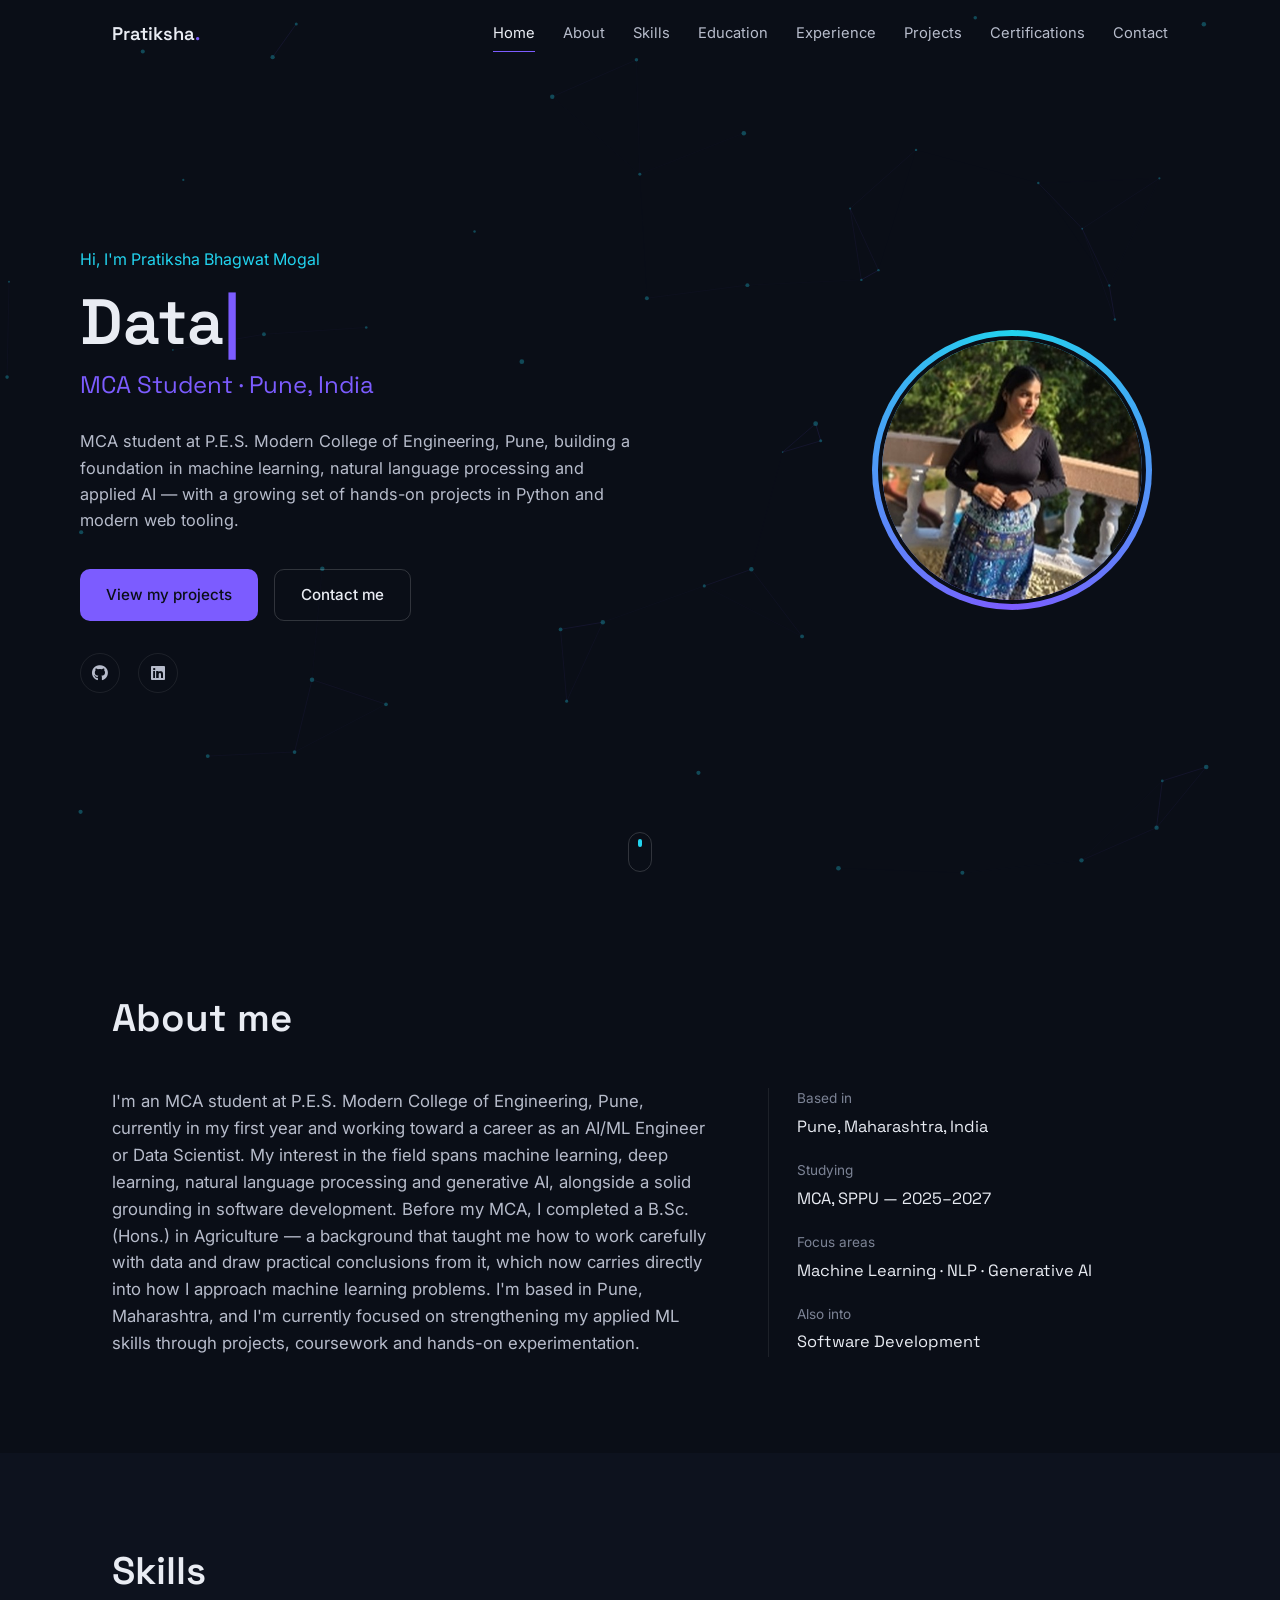
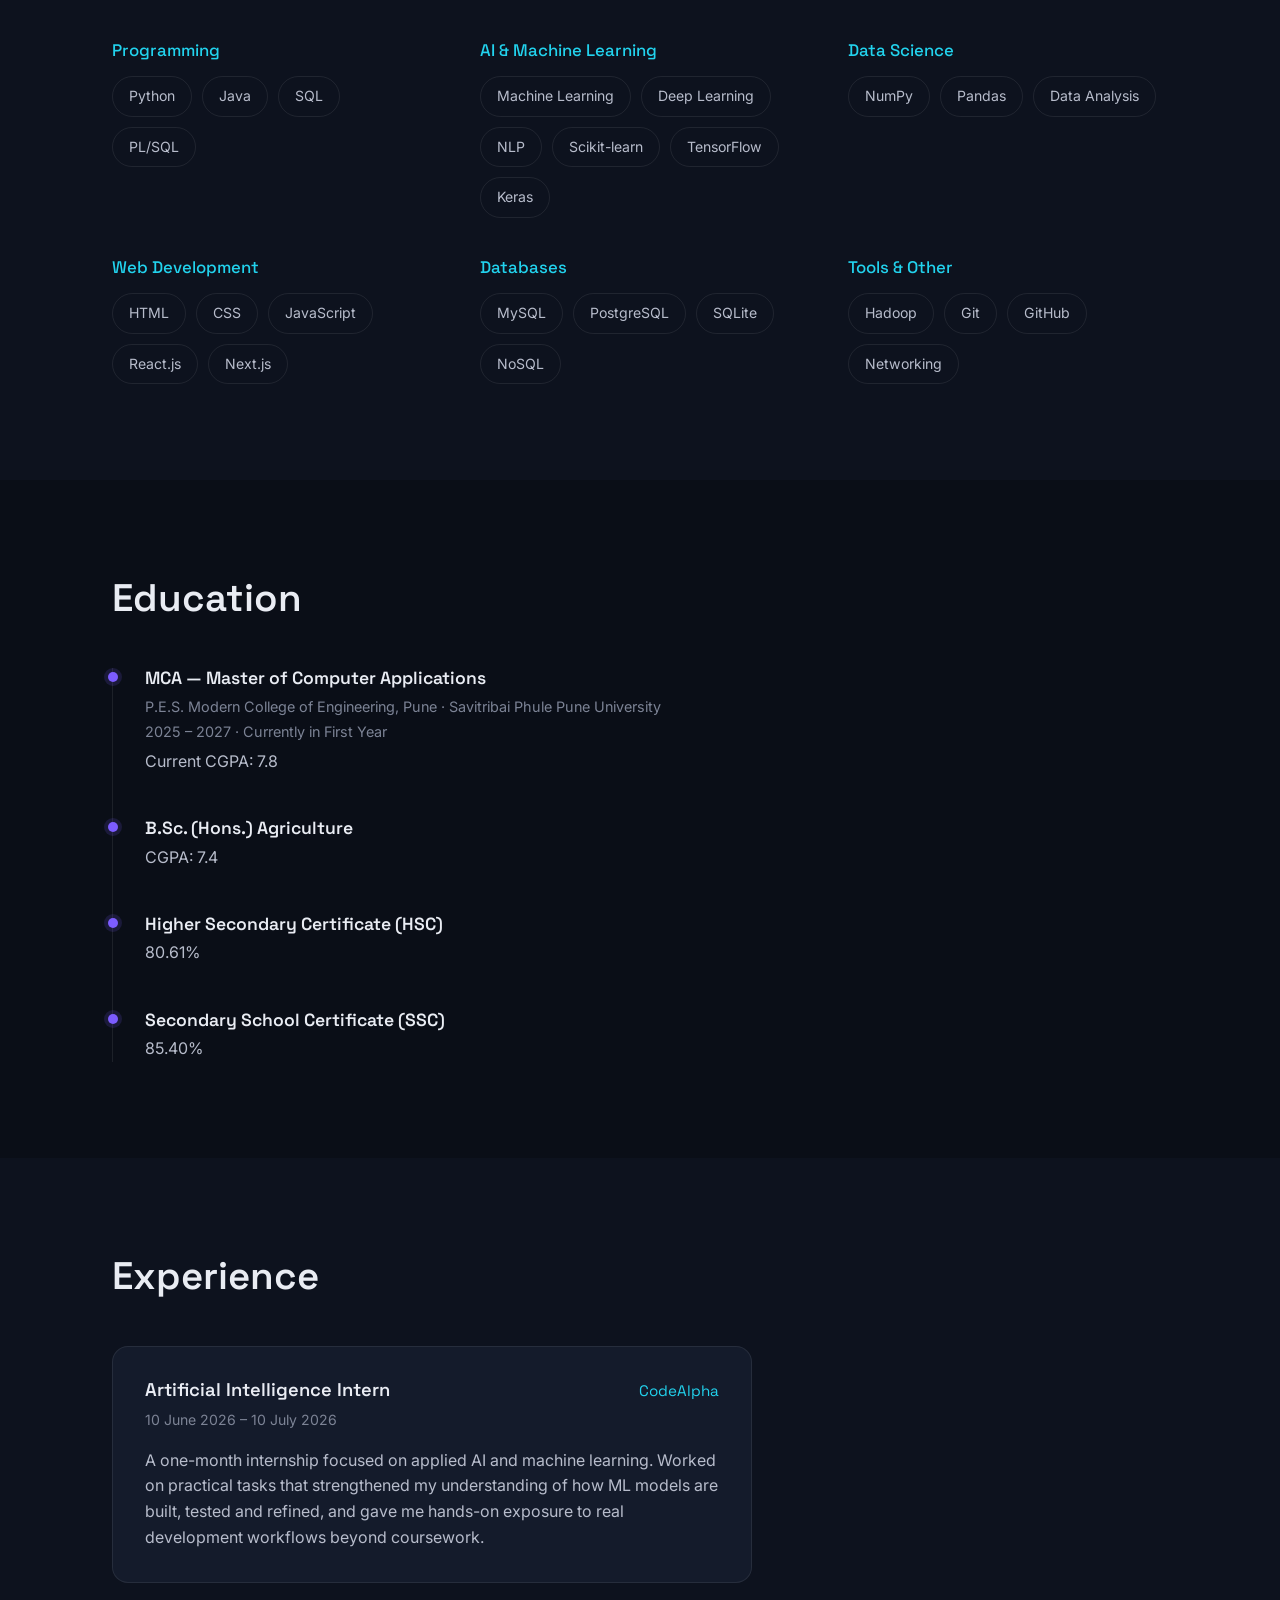
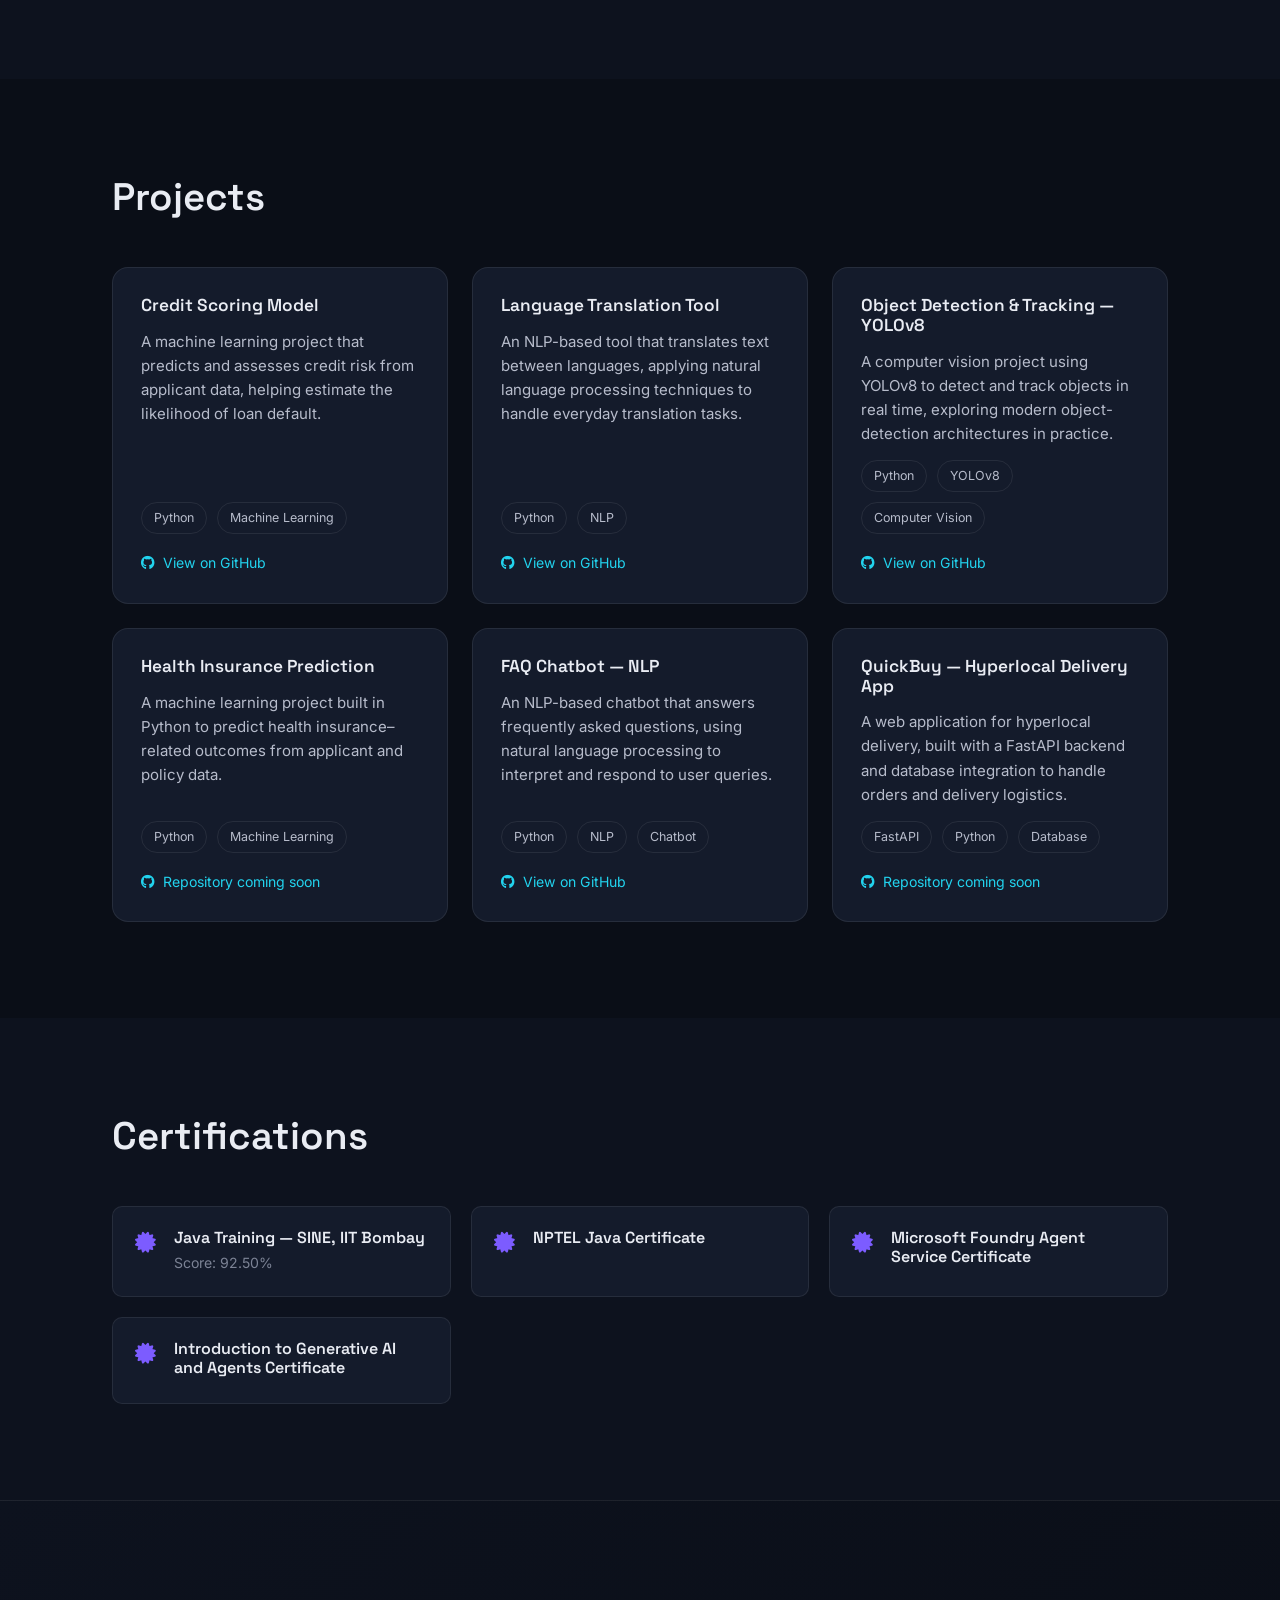
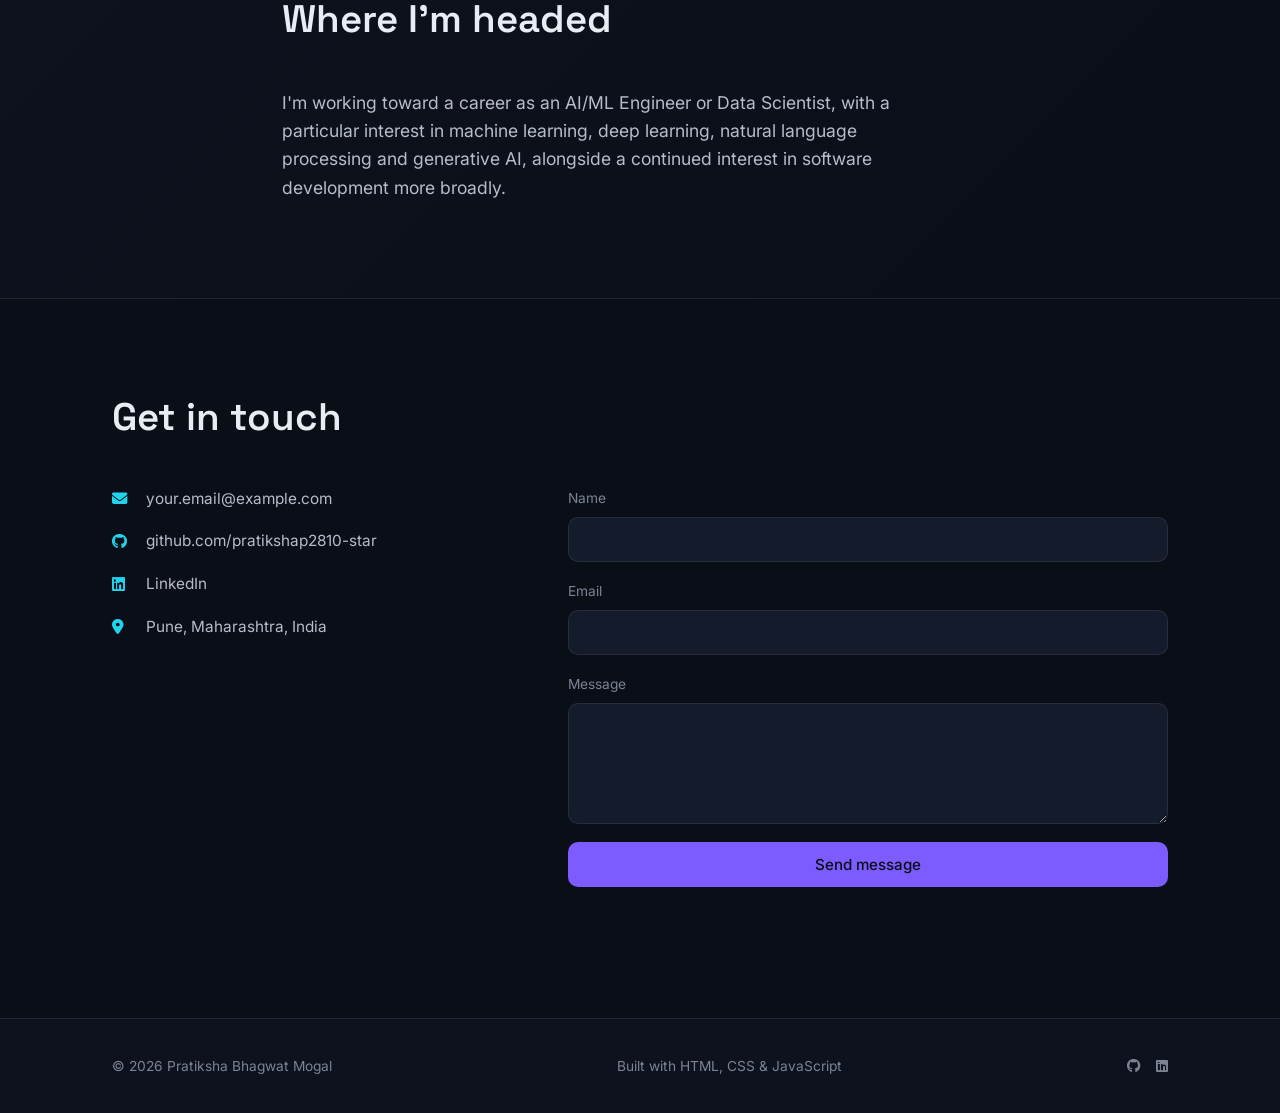
<file: index.html>
<!DOCTYPE html>
<html lang="en">
<head>
<meta charset="UTF-8" />
<meta name="viewport" content="width=device-width, initial-scale=1.0" />
<title>Pratiksha Bhagwat Mogal — AI/ML Engineer & Data Science Enthusiast</title>
<meta name="description" content="Portfolio of Pratiksha Bhagwat Mogal, MCA student and aspiring AI/ML Engineer & Data Scientist based in Pune, India." />

<!-- Fonts: Space Grotesk for headlines, Inter for body text -->
<link rel="preconnect" href="https://fonts.googleapis.com" />
<link rel="preconnect" href="https://fonts.gstatic.com" crossorigin />
<link href="https://fonts.googleapis.com/css2?family=Space+Grotesk:wght@400;500;600;700&family=Inter:wght@400;500;600;700&display=swap" rel="stylesheet" />

<!-- Icons -->
<link rel="stylesheet" href="https://cdnjs.cloudflare.com/ajax/libs/font-awesome/6.5.1/css/all.min.css" integrity="sha512-DTOQO9RWCH3ppGqcWaEA1BIZOC6xxalwEsw9c2QQeAIftl+Vegovlnee1c9QX4TctnWMn13TZye+giMm8e2LwA==" crossorigin="anonymous" referrerpolicy="no-referrer" />

<link rel="stylesheet" href="styles.css" />
</head>
<body>

<!-- ============ NAVBAR ============ -->
<header class="navbar" id="navbar">
  <div class="navbar__inner">
    <a href="#home" class="navbar__brand">Pratiksha<span class="dot">.</span></a>

    <button class="navbar__toggle" id="navToggle" aria-label="Toggle navigation menu" aria-expanded="false" aria-controls="navMenu">
      <span></span><span></span><span></span>
    </button>

    <nav class="navbar__menu" id="navMenu">
      <a href="#home" class="nav-link active-link" data-section="home">Home</a>
      <a href="#about" class="nav-link" data-section="about">About</a>
      <a href="#skills" class="nav-link" data-section="skills">Skills</a>
      <a href="#education" class="nav-link" data-section="education">Education</a>
      <a href="#experience" class="nav-link" data-section="experience">Experience</a>
      <a href="#projects" class="nav-link" data-section="projects">Projects</a>
      <a href="#certifications" class="nav-link" data-section="certifications">Certifications</a>
      <a href="#contact" class="nav-link" data-section="contact">Contact</a>
    </nav>
  </div>
</header>

<main>

  <!-- ============ HERO ============ -->
  <section class="hero" id="home">
    <canvas id="networkCanvas" class="hero__canvas" aria-hidden="true"></canvas>

    <div class="hero__inner">
      <div class="hero__text">
        <p class="hero__greeting">Hi, I'm Pratiksha Bhagwat Mogal</p>
        <h1 class="hero__role">
          <span id="typedRole">AI/ML Engineer</span><span class="cursor" aria-hidden="true">|</span>
        </h1>
        <p class="hero__sub">MCA Student · Pune, India</p>
        <p class="hero__intro">
          MCA student at P.E.S. Modern College of Engineering, Pune, building a foundation in
          machine learning, natural language processing and applied AI — with a growing set of
          hands-on projects in Python and modern web tooling.
        </p>

        <div class="hero__actions">
          <a href="#projects" class="btn btn--primary">View my projects</a>
          <a href="#contact" class="btn btn--ghost">Contact me</a>
        </div>

        <div class="hero__social">
          <a href="https://github.com/pratikshap2810-star" target="_blank" rel="noopener noreferrer" aria-label="GitHub profile">
            <i class="fa-brands fa-github"></i>
          </a>
          <a href="https://www.linkedin.com/in/pratiksha-mogal-4049b3406" target="_blank" rel="noopener noreferrer" aria-label="LinkedIn profile">
            <i class="fa-brands fa-linkedin"></i>
          </a>
        </div>
      </div>

      <div class="hero__photo">
        <div class="hero__photo-ring">
          <!-- Replace profile.jpg with your actual photo -->
          <img src="profile.jpg" alt="Portrait of Pratiksha Bhagwat Mogal" id="profileImg" />
        </div>
      </div>
    </div>

    <a href="#about" class="scroll-cue" aria-label="Scroll to About section">
      <span></span>
    </a>
  </section>

  <!-- ============ ABOUT ============ -->
  <section class="section" id="about">
    <div class="section__inner">
      <h2 class="section__title">About me</h2>
      <div class="about__grid">
        <p class="about__text reveal">
          I'm an MCA student at P.E.S. Modern College of Engineering, Pune, currently in my
          first year and working toward a career as an AI/ML Engineer or Data Scientist. My
          interest in the field spans machine learning, deep learning, natural language
          processing and generative AI, alongside a solid grounding in software development.
          Before my MCA, I completed a B.Sc. (Hons.) in Agriculture — a background that taught
          me how to work carefully with data and draw practical conclusions from it, which now
          carries directly into how I approach machine learning problems. I'm based in Pune,
          Maharashtra, and I'm currently focused on strengthening my applied ML skills through
          projects, coursework and hands-on experimentation.
        </p>
        <div class="about__facts reveal">
          <div class="fact">
            <span class="fact__label">Based in</span>
            <span class="fact__value">Pune, Maharashtra, India</span>
          </div>
          <div class="fact">
            <span class="fact__label">Studying</span>
            <span class="fact__value">MCA, SPPU — 2025–2027</span>
          </div>
          <div class="fact">
            <span class="fact__label">Focus areas</span>
            <span class="fact__value">Machine Learning · NLP · Generative AI</span>
          </div>
          <div class="fact">
            <span class="fact__label">Also into</span>
            <span class="fact__value">Software Development</span>
          </div>
        </div>
      </div>
    </div>
  </section>

  <!-- ============ SKILLS ============ -->
  <section class="section section--alt" id="skills">
    <div class="section__inner">
      <h2 class="section__title">Skills</h2>

      <div class="skills__categories">

        <div class="skill-group reveal">
          <h3 class="skill-group__title">Programming</h3>
          <div class="tag-cluster">
            <span class="tag">Python</span>
            <span class="tag">Java</span>
            <span class="tag">SQL</span>
            <span class="tag">PL/SQL</span>
          </div>
        </div>

        <div class="skill-group reveal">
          <h3 class="skill-group__title">AI &amp; Machine Learning</h3>
          <div class="tag-cluster">
            <span class="tag">Machine Learning</span>
            <span class="tag">Deep Learning</span>
            <span class="tag">NLP</span>
            <span class="tag">Scikit-learn</span>
            <span class="tag">TensorFlow</span>
            <span class="tag">Keras</span>
          </div>
        </div>

        <div class="skill-group reveal">
          <h3 class="skill-group__title">Data Science</h3>
          <div class="tag-cluster">
            <span class="tag">NumPy</span>
            <span class="tag">Pandas</span>
            <span class="tag">Data Analysis</span>
          </div>
        </div>

        <div class="skill-group reveal">
          <h3 class="skill-group__title">Web Development</h3>
          <div class="tag-cluster">
            <span class="tag">HTML</span>
            <span class="tag">CSS</span>
            <span class="tag">JavaScript</span>
            <span class="tag">React.js</span>
            <span class="tag">Next.js</span>
          </div>
        </div>

        <div class="skill-group reveal">
          <h3 class="skill-group__title">Databases</h3>
          <div class="tag-cluster">
            <span class="tag">MySQL</span>
            <span class="tag">PostgreSQL</span>
            <span class="tag">SQLite</span>
            <span class="tag">NoSQL</span>
          </div>
        </div>

        <div class="skill-group reveal">
          <h3 class="skill-group__title">Tools &amp; Other</h3>
          <div class="tag-cluster">
            <span class="tag">Hadoop</span>
            <span class="tag">Git</span>
            <span class="tag">GitHub</span>
            <span class="tag">Networking</span>
          </div>
        </div>

      </div>
    </div>
  </section>

  <!-- ============ EDUCATION ============ -->
  <section class="section" id="education">
    <div class="section__inner">
      <h2 class="section__title">Education</h2>

      <div class="timeline">
        <div class="timeline__item reveal">
          <div class="timeline__marker"></div>
          <div class="timeline__content">
            <h3>MCA — Master of Computer Applications</h3>
            <p class="timeline__meta">P.E.S. Modern College of Engineering, Pune · Savitribai Phule Pune University</p>
            <p class="timeline__meta">2025 – 2027 · Currently in First Year</p>
            <p class="timeline__detail">Current CGPA: 7.8</p>
          </div>
        </div>

        <div class="timeline__item reveal">
          <div class="timeline__marker"></div>
          <div class="timeline__content">
            <h3>B.Sc. (Hons.) Agriculture</h3>
            <p class="timeline__detail">CGPA: 7.4</p>
          </div>
        </div>

        <div class="timeline__item reveal">
          <div class="timeline__marker"></div>
          <div class="timeline__content">
            <h3>Higher Secondary Certificate (HSC)</h3>
            <p class="timeline__detail">80.61%</p>
          </div>
        </div>

        <div class="timeline__item reveal">
          <div class="timeline__marker"></div>
          <div class="timeline__content">
            <h3>Secondary School Certificate (SSC)</h3>
            <p class="timeline__detail">85.40%</p>
          </div>
        </div>
      </div>
    </div>
  </section>

  <!-- ============ EXPERIENCE ============ -->
  <section class="section section--alt" id="experience">
    <div class="section__inner">
      <h2 class="section__title">Experience</h2>

      <div class="experience-card reveal">
        <div class="experience-card__header">
          <h3>Artificial Intelligence Intern</h3>
          <span class="experience-card__org">CodeAlpha</span>
        </div>
        <p class="experience-card__dates">10 June 2026 – 10 July 2026</p>
        <p class="experience-card__body">
          A one-month internship focused on applied AI and machine learning. Worked on
          practical tasks that strengthened my understanding of how ML models are built,
          tested and refined, and gave me hands-on exposure to real development workflows
          beyond coursework.
        </p>
      </div>
    </div>
  </section>

  <!-- ============ PROJECTS ============ -->
  <section class="section" id="projects">
    <div class="section__inner">
      <h2 class="section__title">Projects</h2>

      <div class="projects__grid">

        <article class="project-card reveal">
          <h3>Credit Scoring Model</h3>
          <p>A machine learning project that predicts and assesses credit risk from applicant
            data, helping estimate the likelihood of loan default.</p>
          <div class="tag-cluster tag-cluster--sm">
            <span class="tag">Python</span>
            <span class="tag">Machine Learning</span>
          </div>
          <a href="https://github.com/pratikshap2810-star/credit-scoring-model" target="_blank" rel="noopener noreferrer" class="project-card__link">
            <i class="fa-brands fa-github"></i> View on GitHub
          </a>
        </article>

        <article class="project-card reveal">
          <h3>Language Translation Tool</h3>
          <p>An NLP-based tool that translates text between languages, applying natural
            language processing techniques to handle everyday translation tasks.</p>
          <div class="tag-cluster tag-cluster--sm">
            <span class="tag">Python</span>
            <span class="tag">NLP</span>
          </div>
          <a href="https://github.com/pratikshap2810-star/language-translation-tool" target="_blank" rel="noopener noreferrer" class="project-card__link">
            <i class="fa-brands fa-github"></i> View on GitHub
          </a>
        </article>

        <article class="project-card reveal">
          <h3>Object Detection &amp; Tracking — YOLOv8</h3>
          <p>A computer vision project using YOLOv8 to detect and track objects in real time,
            exploring modern object-detection architectures in practice.</p>
          <div class="tag-cluster tag-cluster--sm">
            <span class="tag">Python</span>
            <span class="tag">YOLOv8</span>
            <span class="tag">Computer Vision</span>
          </div>
          <a href="https://github.com/pratikshap2810-star/object-detection-tracking-yolov8" target="_blank" rel="noopener noreferrer" class="project-card__link">
            <i class="fa-brands fa-github"></i> View on GitHub
          </a>
        </article>

        <article class="project-card reveal">
          <h3>Health Insurance Prediction</h3>
          <p>A machine learning project built in Python to predict health insurance–related
            outcomes from applicant and policy data.</p>
          <div class="tag-cluster tag-cluster--sm">
            <span class="tag">Python</span>
            <span class="tag">Machine Learning</span>
          </div>
          <!-- No confirmed GitHub repository provided for this project -->
          <a href="#" class="project-card__link" onclick="return false;">
            <i class="fa-brands fa-github"></i> Repository coming soon
          </a>
        </article>

        <article class="project-card reveal">
          <h3>FAQ Chatbot — NLP</h3>
          <p>An NLP-based chatbot that answers frequently asked questions, using natural
            language processing to interpret and respond to user queries.</p>
          <div class="tag-cluster tag-cluster--sm">
            <span class="tag">Python</span>
            <span class="tag">NLP</span>
            <span class="tag">Chatbot</span>
          </div>
          <a href="https://github.com/pratikshap2810-star/FAQ-Chatbot-NLP" target="_blank" rel="noopener noreferrer" class="project-card__link">
            <i class="fa-brands fa-github"></i> View on GitHub
          </a>
        </article>

        <article class="project-card reveal">
          <h3>QuickBuy — Hyperlocal Delivery App</h3>
          <p>A web application for hyperlocal delivery, built with a FastAPI backend and
            database integration to handle orders and delivery logistics.</p>
          <div class="tag-cluster tag-cluster--sm">
            <span class="tag">FastAPI</span>
            <span class="tag">Python</span>
            <span class="tag">Database</span>
          </div>
          <!-- No confirmed GitHub repository provided for this project -->
          <a href="#" class="project-card__link" onclick="return false;">
            <i class="fa-brands fa-github"></i> Repository coming soon
          </a>
        </article>

      </div>
    </div>
  </section>

  <!-- ============ CERTIFICATIONS ============ -->
  <section class="section section--alt" id="certifications">
    <div class="section__inner">
      <h2 class="section__title">Certifications</h2>

      <div class="cert__list">
        <div class="cert-card reveal">
          <i class="fa-solid fa-certificate cert-card__icon"></i>
          <div>
            <h3>Java Training — SINE, IIT Bombay</h3>
            <p>Score: 92.50%</p>
          </div>
        </div>

        <div class="cert-card reveal">
          <i class="fa-solid fa-certificate cert-card__icon"></i>
          <div>
            <h3>NPTEL Java Certificate</h3>
          </div>
        </div>

        <div class="cert-card reveal">
          <i class="fa-solid fa-certificate cert-card__icon"></i>
          <div>
            <h3>Microsoft Foundry Agent Service Certificate</h3>
          </div>
        </div>

        <div class="cert-card reveal">
          <i class="fa-solid fa-certificate cert-card__icon"></i>
          <div>
            <h3>Introduction to Generative AI and Agents Certificate</h3>
          </div>
        </div>
      </div>
    </div>
  </section>

  <!-- ============ CAREER GOAL ============ -->
  <section class="section goal">
    <div class="section__inner goal__inner reveal">
      <h2 class="section__title">Where I'm headed</h2>
      <p class="goal__text">
        I'm working toward a career as an AI/ML Engineer or Data Scientist, with a particular
        interest in machine learning, deep learning, natural language processing and
        generative AI, alongside a continued interest in software development more broadly.
      </p>
    </div>
  </section>

  <!-- ============ CONTACT ============ -->
  <section class="section" id="contact">
    <div class="section__inner">
      <h2 class="section__title">Get in touch</h2>

      <div class="contact__grid">
        <div class="contact__info reveal">
          <a href="mailto:pratikshap2810@gmail.com" class="contact__item">
            <!-- TODO: replace with your actual email address -->
            <i class="fa-solid fa-envelope"></i>
            <span>your.email@example.com</span>
          </a>
          <a href="https://github.com/pratikshap2810-star" target="_blank" rel="noopener noreferrer" class="contact__item">
            <i class="fa-brands fa-github"></i>
            <span>github.com/pratikshap2810-star</span>
          </a>
          <a href="https://www.linkedin.com/in/pratiksha-mogal-4049b3406" target="_blank" rel="noopener noreferrer" class="contact__item">
            <i class="fa-brands fa-linkedin"></i>
            <span>LinkedIn</span>
          </a>
          <div class="contact__item contact__item--static">
            <i class="fa-solid fa-location-dot"></i>
            <span>Pune, Maharashtra, India</span>
          </div>
        </div>

        <form class="contact__form reveal" id="contactForm" novalidate>
          <div class="form-field">
            <label for="name">Name</label>
            <input type="text" id="name" name="name" required />
          </div>
          <div class="form-field">
            <label for="email">Email</label>
            <input type="email" id="email" name="email" required />
          </div>
          <div class="form-field">
            <label for="message">Message</label>
            <textarea id="message" name="message" rows="5" required></textarea>
          </div>
          <button type="submit" class="btn btn--primary">Send message</button>
          <p class="form-note" id="formNote" role="status" aria-live="polite"></p>
        </form>
      </div>
    </div>
  </section>

</main>

<!-- ============ FOOTER ============ -->
<footer class="footer">
  <div class="footer__inner">
    <p>&copy; <span id="year"></span> Pratiksha Bhagwat Mogal</p>
    <p class="footer__built">Built with HTML, CSS &amp; JavaScript</p>
    <div class="footer__social">
      <a href="https://github.com/pratikshap2810-star" target="_blank" rel="noopener noreferrer" aria-label="GitHub profile">
        <i class="fa-brands fa-github"></i>
      </a>
      <a href="https://www.linkedin.com/in/pratiksha-mogal-4049b3406" target="_blank" rel="noopener noreferrer" aria-label="LinkedIn profile">
        <i class="fa-brands fa-linkedin"></i>
      </a>
    </div>
  </div>
</footer>

<script src="script.js"></script>
</body>
</html>
</file>
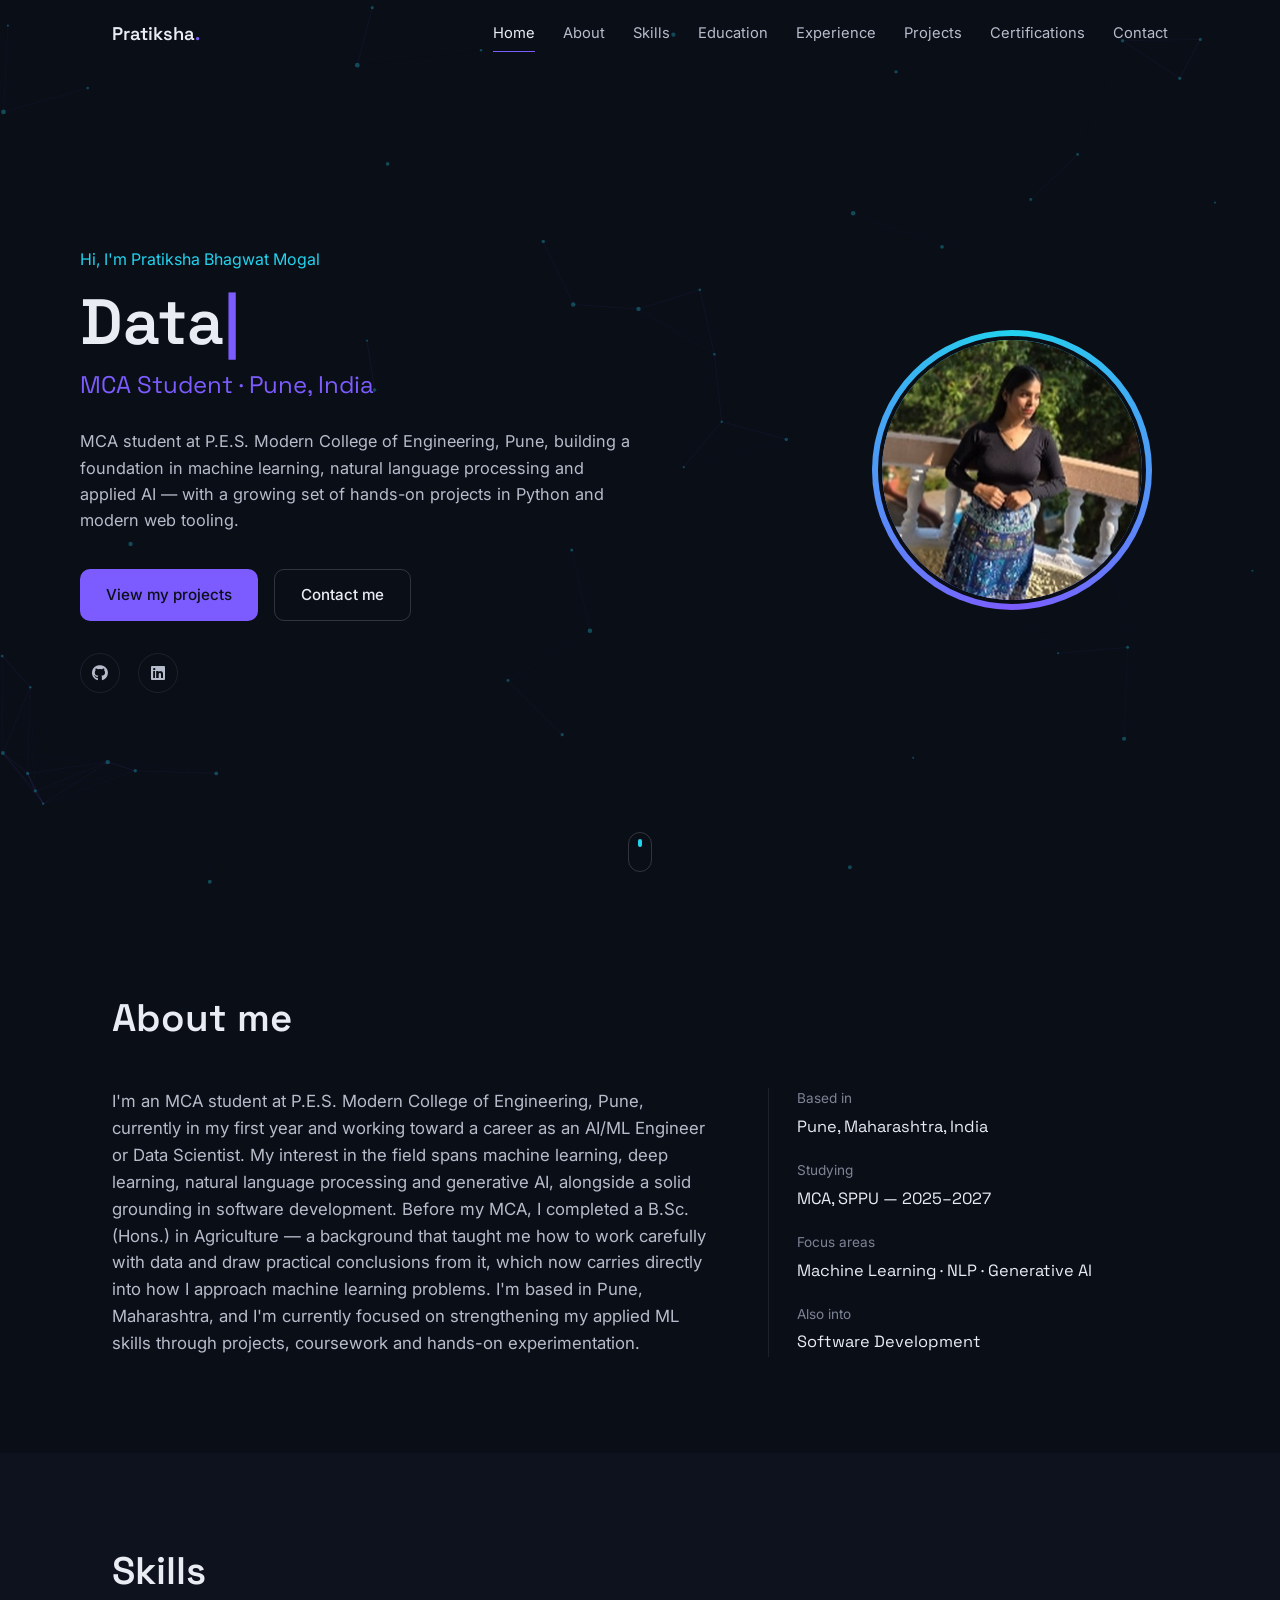
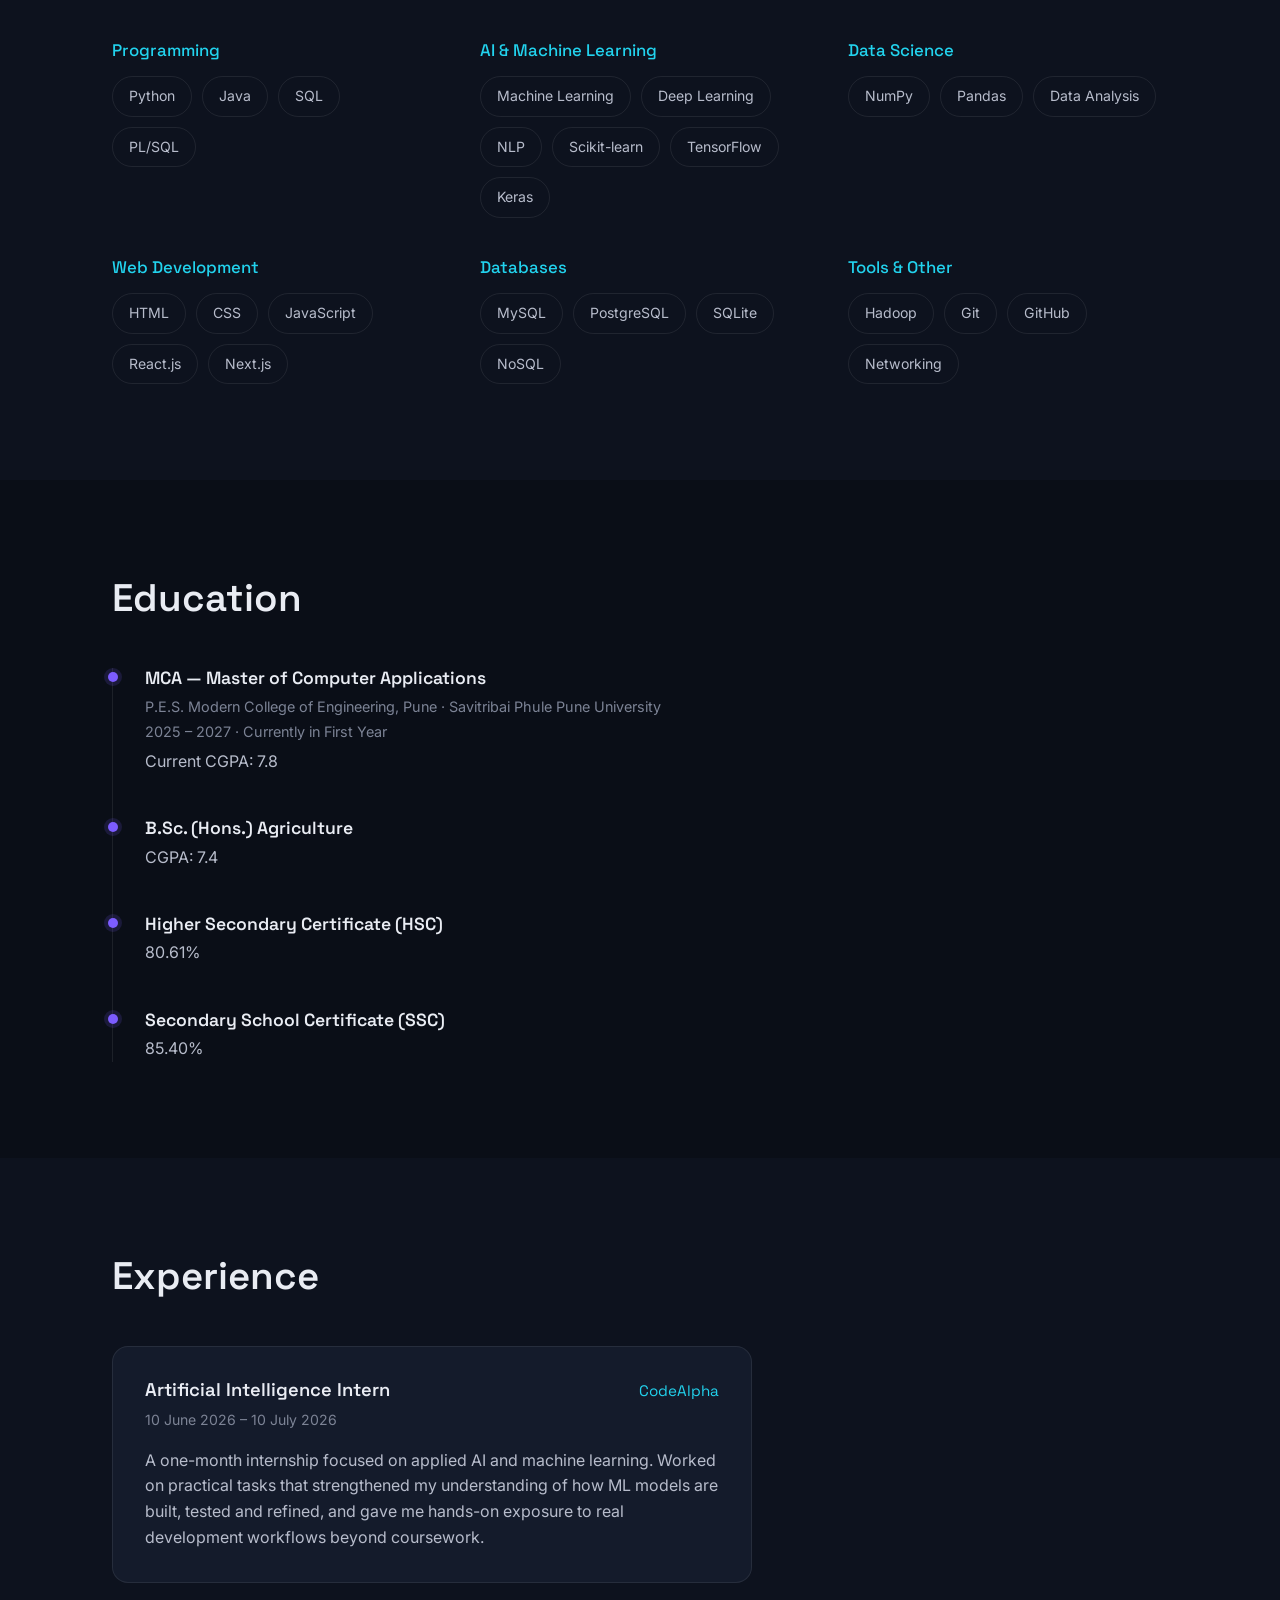
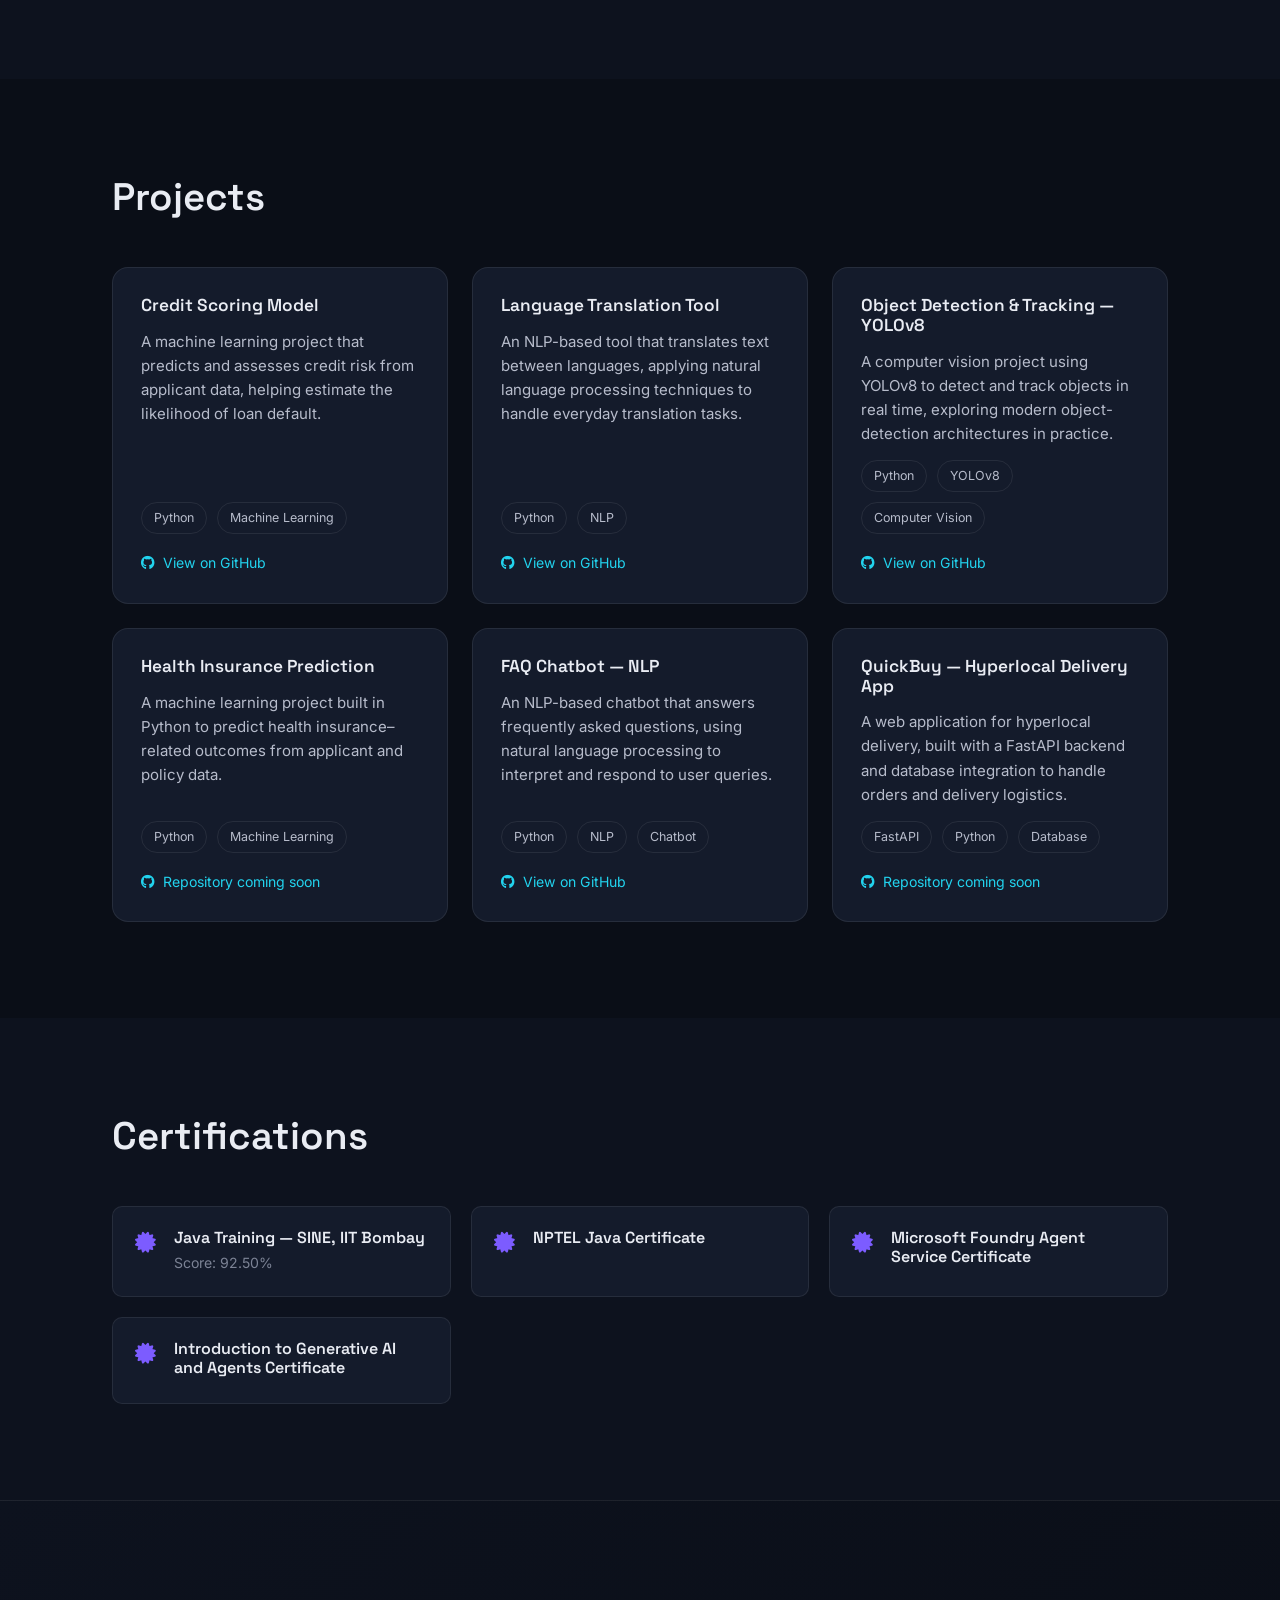
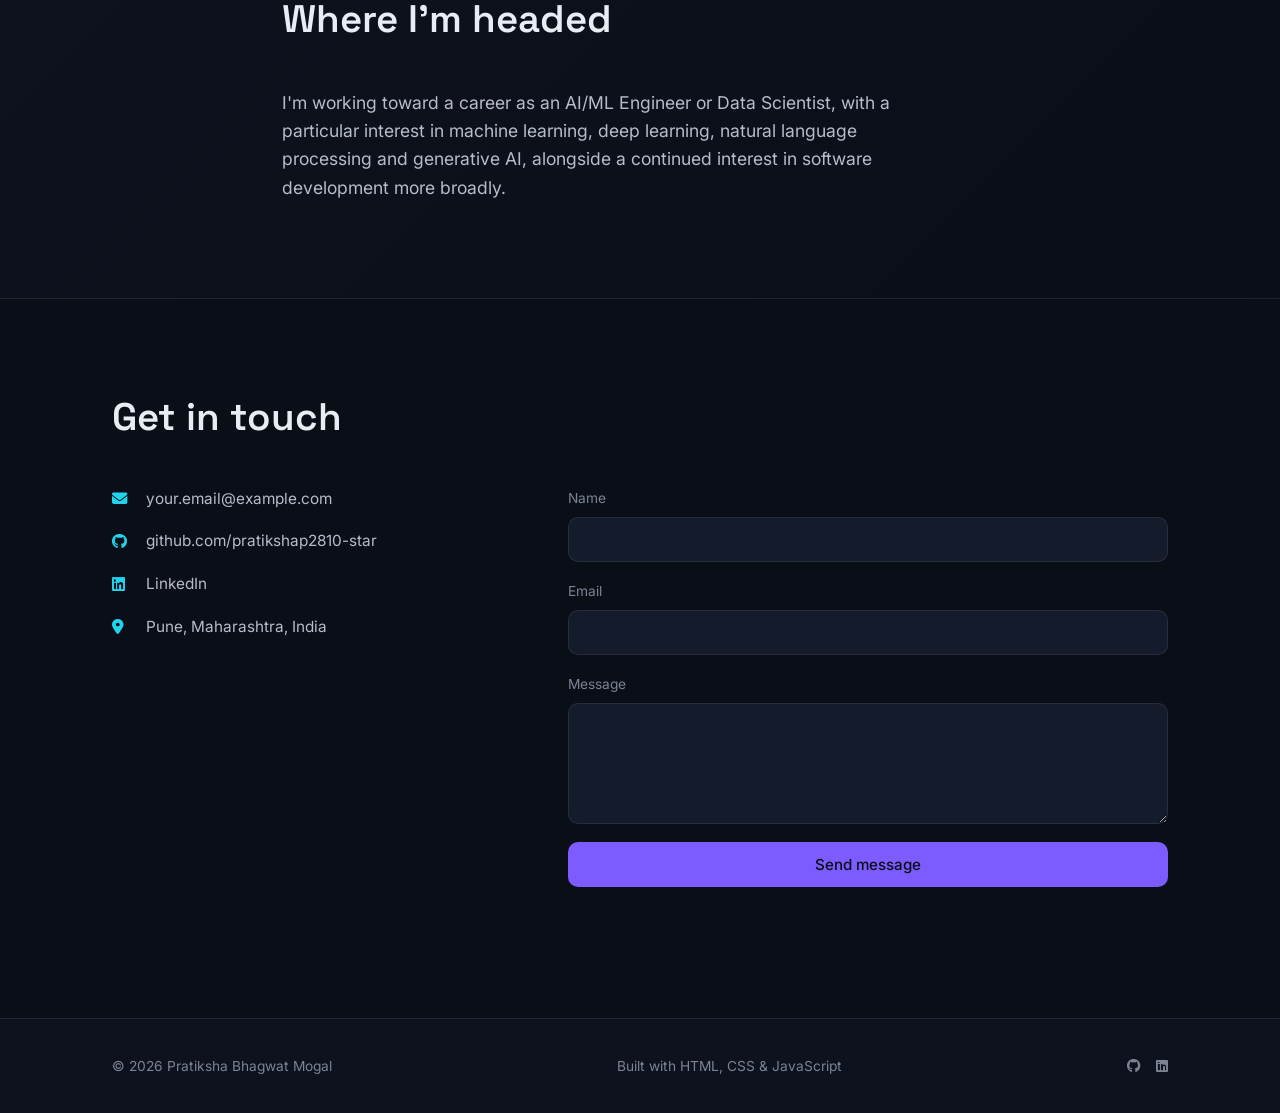
<file: index (1).html>
<!DOCTYPE html>
<html lang="en">
<head>
<meta charset="UTF-8" />
<meta name="viewport" content="width=device-width, initial-scale=1.0" />
<title>Pratiksha Bhagwat Mogal — AI/ML Engineer & Data Science Enthusiast</title>
<meta name="description" content="Portfolio of Pratiksha Bhagwat Mogal, MCA student and aspiring AI/ML Engineer & Data Scientist based in Pune, India." />

<!-- Fonts: Space Grotesk for headlines, Inter for body text -->
<link rel="preconnect" href="https://fonts.googleapis.com" />
<link rel="preconnect" href="https://fonts.gstatic.com" crossorigin />
<link href="https://fonts.googleapis.com/css2?family=Space+Grotesk:wght@400;500;600;700&family=Inter:wght@400;500;600;700&display=swap" rel="stylesheet" />

<!-- Icons -->
<link rel="stylesheet" href="https://cdnjs.cloudflare.com/ajax/libs/font-awesome/6.5.1/css/all.min.css" integrity="sha512-DTOQO9RWCH3ppGqcWaEA1BIZOC6xxalwEsw9c2QQeAIftl+Vegovlnee1c9QX4TctnWMn13TZye+giMm8e2LwA==" crossorigin="anonymous" referrerpolicy="no-referrer" />

<link rel="stylesheet" href="styles.css" />
</head>
<body>

<!-- ============ NAVBAR ============ -->
<header class="navbar" id="navbar">
  <div class="navbar__inner">
    <a href="#home" class="navbar__brand">Pratiksha<span class="dot">.</span></a>

    <button class="navbar__toggle" id="navToggle" aria-label="Toggle navigation menu" aria-expanded="false" aria-controls="navMenu">
      <span></span><span></span><span></span>
    </button>

    <nav class="navbar__menu" id="navMenu">
      <a href="#home" class="nav-link active-link" data-section="home">Home</a>
      <a href="#about" class="nav-link" data-section="about">About</a>
      <a href="#skills" class="nav-link" data-section="skills">Skills</a>
      <a href="#education" class="nav-link" data-section="education">Education</a>
      <a href="#experience" class="nav-link" data-section="experience">Experience</a>
      <a href="#projects" class="nav-link" data-section="projects">Projects</a>
      <a href="#certifications" class="nav-link" data-section="certifications">Certifications</a>
      <a href="#contact" class="nav-link" data-section="contact">Contact</a>
    </nav>
  </div>
</header>

<main>

  <!-- ============ HERO ============ -->
  <section class="hero" id="home">
    <canvas id="networkCanvas" class="hero__canvas" aria-hidden="true"></canvas>

    <div class="hero__inner">
      <div class="hero__text">
        <p class="hero__greeting">Hi, I'm Pratiksha Bhagwat Mogal</p>
        <h1 class="hero__role">
          <span id="typedRole">AI/ML Engineer</span><span class="cursor" aria-hidden="true">|</span>
        </h1>
        <p class="hero__sub">MCA Student · Pune, India</p>
        <p class="hero__intro">
          MCA student at P.E.S. Modern College of Engineering, Pune, building a foundation in
          machine learning, natural language processing and applied AI — with a growing set of
          hands-on projects in Python and modern web tooling.
        </p>

        <div class="hero__actions">
          <a href="#projects" class="btn btn--primary">View my projects</a>
          <a href="#contact" class="btn btn--ghost">Contact me</a>
        </div>

        <div class="hero__social">
          <a href="https://github.com/pratikshap2810-star" target="_blank" rel="noopener noreferrer" aria-label="GitHub profile">
            <i class="fa-brands fa-github"></i>
          </a>
          <a href="https://www.linkedin.com/in/pratiksha-mogal-4049b3406" target="_blank" rel="noopener noreferrer" aria-label="LinkedIn profile">
            <i class="fa-brands fa-linkedin"></i>
          </a>
        </div>
      </div>

      <div class="hero__photo">
        <div class="hero__photo-ring">
          <!-- Replace profile.jpg with your actual photo -->
          <img src="profile.jpg" alt="Portrait of Pratiksha Bhagwat Mogal" id="profileImg" />
        </div>
      </div>
    </div>

    <a href="#about" class="scroll-cue" aria-label="Scroll to About section">
      <span></span>
    </a>
  </section>

  <!-- ============ ABOUT ============ -->
  <section class="section" id="about">
    <div class="section__inner">
      <h2 class="section__title">About me</h2>
      <div class="about__grid">
        <p class="about__text reveal">
          I'm an MCA student at P.E.S. Modern College of Engineering, Pune, currently in my
          first year and working toward a career as an AI/ML Engineer or Data Scientist. My
          interest in the field spans machine learning, deep learning, natural language
          processing and generative AI, alongside a solid grounding in software development.
          Before my MCA, I completed a B.Sc. (Hons.) in Agriculture — a background that taught
          me how to work carefully with data and draw practical conclusions from it, which now
          carries directly into how I approach machine learning problems. I'm based in Pune,
          Maharashtra, and I'm currently focused on strengthening my applied ML skills through
          projects, coursework and hands-on experimentation.
        </p>
        <div class="about__facts reveal">
          <div class="fact">
            <span class="fact__label">Based in</span>
            <span class="fact__value">Pune, Maharashtra, India</span>
          </div>
          <div class="fact">
            <span class="fact__label">Studying</span>
            <span class="fact__value">MCA, SPPU — 2025–2027</span>
          </div>
          <div class="fact">
            <span class="fact__label">Focus areas</span>
            <span class="fact__value">Machine Learning · NLP · Generative AI</span>
          </div>
          <div class="fact">
            <span class="fact__label">Also into</span>
            <span class="fact__value">Software Development</span>
          </div>
        </div>
      </div>
    </div>
  </section>

  <!-- ============ SKILLS ============ -->
  <section class="section section--alt" id="skills">
    <div class="section__inner">
      <h2 class="section__title">Skills</h2>

      <div class="skills__categories">

        <div class="skill-group reveal">
          <h3 class="skill-group__title">Programming</h3>
          <div class="tag-cluster">
            <span class="tag">Python</span>
            <span class="tag">Java</span>
            <span class="tag">SQL</span>
            <span class="tag">PL/SQL</span>
          </div>
        </div>

        <div class="skill-group reveal">
          <h3 class="skill-group__title">AI &amp; Machine Learning</h3>
          <div class="tag-cluster">
            <span class="tag">Machine Learning</span>
            <span class="tag">Deep Learning</span>
            <span class="tag">NLP</span>
            <span class="tag">Scikit-learn</span>
            <span class="tag">TensorFlow</span>
            <span class="tag">Keras</span>
          </div>
        </div>

        <div class="skill-group reveal">
          <h3 class="skill-group__title">Data Science</h3>
          <div class="tag-cluster">
            <span class="tag">NumPy</span>
            <span class="tag">Pandas</span>
            <span class="tag">Data Analysis</span>
          </div>
        </div>

        <div class="skill-group reveal">
          <h3 class="skill-group__title">Web Development</h3>
          <div class="tag-cluster">
            <span class="tag">HTML</span>
            <span class="tag">CSS</span>
            <span class="tag">JavaScript</span>
            <span class="tag">React.js</span>
            <span class="tag">Next.js</span>
          </div>
        </div>

        <div class="skill-group reveal">
          <h3 class="skill-group__title">Databases</h3>
          <div class="tag-cluster">
            <span class="tag">MySQL</span>
            <span class="tag">PostgreSQL</span>
            <span class="tag">SQLite</span>
            <span class="tag">NoSQL</span>
          </div>
        </div>

        <div class="skill-group reveal">
          <h3 class="skill-group__title">Tools &amp; Other</h3>
          <div class="tag-cluster">
            <span class="tag">Hadoop</span>
            <span class="tag">Git</span>
            <span class="tag">GitHub</span>
            <span class="tag">Networking</span>
          </div>
        </div>

      </div>
    </div>
  </section>

  <!-- ============ EDUCATION ============ -->
  <section class="section" id="education">
    <div class="section__inner">
      <h2 class="section__title">Education</h2>

      <div class="timeline">
        <div class="timeline__item reveal">
          <div class="timeline__marker"></div>
          <div class="timeline__content">
            <h3>MCA — Master of Computer Applications</h3>
            <p class="timeline__meta">P.E.S. Modern College of Engineering, Pune · Savitribai Phule Pune University</p>
            <p class="timeline__meta">2025 – 2027 · Currently in First Year</p>
            <p class="timeline__detail">Current CGPA: 7.8</p>
          </div>
        </div>

        <div class="timeline__item reveal">
          <div class="timeline__marker"></div>
          <div class="timeline__content">
            <h3>B.Sc. (Hons.) Agriculture</h3>
            <p class="timeline__detail">CGPA: 7.4</p>
          </div>
        </div>

        <div class="timeline__item reveal">
          <div class="timeline__marker"></div>
          <div class="timeline__content">
            <h3>Higher Secondary Certificate (HSC)</h3>
            <p class="timeline__detail">80.61%</p>
          </div>
        </div>

        <div class="timeline__item reveal">
          <div class="timeline__marker"></div>
          <div class="timeline__content">
            <h3>Secondary School Certificate (SSC)</h3>
            <p class="timeline__detail">85.40%</p>
          </div>
        </div>
      </div>
    </div>
  </section>

  <!-- ============ EXPERIENCE ============ -->
  <section class="section section--alt" id="experience">
    <div class="section__inner">
      <h2 class="section__title">Experience</h2>

      <div class="experience-card reveal">
        <div class="experience-card__header">
          <h3>Artificial Intelligence Intern</h3>
          <span class="experience-card__org">CodeAlpha</span>
        </div>
        <p class="experience-card__dates">10 June 2026 – 10 July 2026</p>
        <p class="experience-card__body">
          A one-month internship focused on applied AI and machine learning. Worked on
          practical tasks that strengthened my understanding of how ML models are built,
          tested and refined, and gave me hands-on exposure to real development workflows
          beyond coursework.
        </p>
      </div>
    </div>
  </section>

  <!-- ============ PROJECTS ============ -->
  <section class="section" id="projects">
    <div class="section__inner">
      <h2 class="section__title">Projects</h2>

      <div class="projects__grid">

        <article class="project-card reveal">
          <h3>Credit Scoring Model</h3>
          <p>A machine learning project that predicts and assesses credit risk from applicant
            data, helping estimate the likelihood of loan default.</p>
          <div class="tag-cluster tag-cluster--sm">
            <span class="tag">Python</span>
            <span class="tag">Machine Learning</span>
          </div>
          <a href="https://github.com/pratikshap2810-star/credit-scoring-model" target="_blank" rel="noopener noreferrer" class="project-card__link">
            <i class="fa-brands fa-github"></i> View on GitHub
          </a>
        </article>

        <article class="project-card reveal">
          <h3>Language Translation Tool</h3>
          <p>An NLP-based tool that translates text between languages, applying natural
            language processing techniques to handle everyday translation tasks.</p>
          <div class="tag-cluster tag-cluster--sm">
            <span class="tag">Python</span>
            <span class="tag">NLP</span>
          </div>
          <a href="https://github.com/pratikshap2810-star/language-translation-tool" target="_blank" rel="noopener noreferrer" class="project-card__link">
            <i class="fa-brands fa-github"></i> View on GitHub
          </a>
        </article>

        <article class="project-card reveal">
          <h3>Object Detection &amp; Tracking — YOLOv8</h3>
          <p>A computer vision project using YOLOv8 to detect and track objects in real time,
            exploring modern object-detection architectures in practice.</p>
          <div class="tag-cluster tag-cluster--sm">
            <span class="tag">Python</span>
            <span class="tag">YOLOv8</span>
            <span class="tag">Computer Vision</span>
          </div>
          <a href="https://github.com/pratikshap2810-star/object-detection-tracking-yolov8" target="_blank" rel="noopener noreferrer" class="project-card__link">
            <i class="fa-brands fa-github"></i> View on GitHub
          </a>
        </article>

        <article class="project-card reveal">
          <h3>Health Insurance Prediction</h3>
          <p>A machine learning project built in Python to predict health insurance–related
            outcomes from applicant and policy data.</p>
          <div class="tag-cluster tag-cluster--sm">
            <span class="tag">Python</span>
            <span class="tag">Machine Learning</span>
          </div>
          <!-- No confirmed GitHub repository provided for this project -->
          <a href="#" class="project-card__link" onclick="return false;">
            <i class="fa-brands fa-github"></i> Repository coming soon
          </a>
        </article>

        <article class="project-card reveal">
          <h3>FAQ Chatbot — NLP</h3>
          <p>An NLP-based chatbot that answers frequently asked questions, using natural
            language processing to interpret and respond to user queries.</p>
          <div class="tag-cluster tag-cluster--sm">
            <span class="tag">Python</span>
            <span class="tag">NLP</span>
            <span class="tag">Chatbot</span>
          </div>
          <a href="https://github.com/pratikshap2810-star/FAQ-Chatbot-NLP" target="_blank" rel="noopener noreferrer" class="project-card__link">
            <i class="fa-brands fa-github"></i> View on GitHub
          </a>
        </article>

        <article class="project-card reveal">
          <h3>QuickBuy — Hyperlocal Delivery App</h3>
          <p>A web application for hyperlocal delivery, built with a FastAPI backend and
            database integration to handle orders and delivery logistics.</p>
          <div class="tag-cluster tag-cluster--sm">
            <span class="tag">FastAPI</span>
            <span class="tag">Python</span>
            <span class="tag">Database</span>
          </div>
          <!-- No confirmed GitHub repository provided for this project -->
          <a href="#" class="project-card__link" onclick="return false;">
            <i class="fa-brands fa-github"></i> Repository coming soon
          </a>
        </article>

      </div>
    </div>
  </section>

  <!-- ============ CERTIFICATIONS ============ -->
  <section class="section section--alt" id="certifications">
    <div class="section__inner">
      <h2 class="section__title">Certifications</h2>

      <div class="cert__list">
        <div class="cert-card reveal">
          <i class="fa-solid fa-certificate cert-card__icon"></i>
          <div>
            <h3>Java Training — SINE, IIT Bombay</h3>
            <p>Score: 92.50%</p>
          </div>
        </div>

        <div class="cert-card reveal">
          <i class="fa-solid fa-certificate cert-card__icon"></i>
          <div>
            <h3>NPTEL Java Certificate</h3>
          </div>
        </div>

        <div class="cert-card reveal">
          <i class="fa-solid fa-certificate cert-card__icon"></i>
          <div>
            <h3>Microsoft Foundry Agent Service Certificate</h3>
          </div>
        </div>

        <div class="cert-card reveal">
          <i class="fa-solid fa-certificate cert-card__icon"></i>
          <div>
            <h3>Introduction to Generative AI and Agents Certificate</h3>
          </div>
        </div>
      </div>
    </div>
  </section>

  <!-- ============ CAREER GOAL ============ -->
  <section class="section goal">
    <div class="section__inner goal__inner reveal">
      <h2 class="section__title">Where I'm headed</h2>
      <p class="goal__text">
        I'm working toward a career as an AI/ML Engineer or Data Scientist, with a particular
        interest in machine learning, deep learning, natural language processing and
        generative AI, alongside a continued interest in software development more broadly.
      </p>
    </div>
  </section>

  <!-- ============ CONTACT ============ -->
  <section class="section" id="contact">
    <div class="section__inner">
      <h2 class="section__title">Get in touch</h2>

      <div class="contact__grid">
        <div class="contact__info reveal">
          <a href="mailto:your.email@example.com" class="contact__item">
            <!-- TODO: replace with your actual email address -->
            <i class="fa-solid fa-envelope"></i>
            <span>your.email@example.com</span>
          </a>
          <a href="https://github.com/pratikshap2810-star" target="_blank" rel="noopener noreferrer" class="contact__item">
            <i class="fa-brands fa-github"></i>
            <span>github.com/pratikshap2810-star</span>
          </a>
          <a href="https://www.linkedin.com/in/pratiksha-mogal-4049b3406" target="_blank" rel="noopener noreferrer" class="contact__item">
            <i class="fa-brands fa-linkedin"></i>
            <span>LinkedIn</span>
          </a>
          <div class="contact__item contact__item--static">
            <i class="fa-solid fa-location-dot"></i>
            <span>Pune, Maharashtra, India</span>
          </div>
        </div>

        <form class="contact__form reveal" id="contactForm" novalidate>
          <div class="form-field">
            <label for="name">Name</label>
            <input type="text" id="name" name="name" required />
          </div>
          <div class="form-field">
            <label for="email">Email</label>
            <input type="email" id="email" name="email" required />
          </div>
          <div class="form-field">
            <label for="message">Message</label>
            <textarea id="message" name="message" rows="5" required></textarea>
          </div>
          <button type="submit" class="btn btn--primary">Send message</button>
          <p class="form-note" id="formNote" role="status" aria-live="polite"></p>
        </form>
      </div>
    </div>
  </section>

</main>

<!-- ============ FOOTER ============ -->
<footer class="footer">
  <div class="footer__inner">
    <p>&copy; <span id="year"></span> Pratiksha Bhagwat Mogal</p>
    <p class="footer__built">Built with HTML, CSS &amp; JavaScript</p>
    <div class="footer__social">
      <a href="https://github.com/pratikshap2810-star" target="_blank" rel="noopener noreferrer" aria-label="GitHub profile">
        <i class="fa-brands fa-github"></i>
      </a>
      <a href="https://www.linkedin.com/in/pratiksha-mogal-4049b3406" target="_blank" rel="noopener noreferrer" aria-label="LinkedIn profile">
        <i class="fa-brands fa-linkedin"></i>
      </a>
    </div>
  </div>
</footer>

<script src="script.js"></script>
</body>
</html>
</file>
<file: styles.css>
/* =========================================================
   DESIGN TOKENS
   ========================================================= */
:root {
  --bg-base: #0a0e17;
  --bg-panel: #0d121e;
  --bg-panel-2: #131a29;
  --bg-card: #141b2b;

  --accent-violet: #7c5cff;
  --accent-violet-dim: rgba(124, 92, 255, 0.15);
  --accent-cyan: #22d3ee;

  --text-primary: #e9ecf3;
  --text-secondary: #b7bccb;
  --text-muted: #7c8395;

  --border-subtle: rgba(255, 255, 255, 0.08);
  --border-strong: rgba(255, 255, 255, 0.16);

  --font-display: 'Space Grotesk', sans-serif;
  --font-body: 'Inter', sans-serif;

  --radius-md: 10px;
  --radius-lg: 16px;

  --max-width: 1120px;

  --transition-fast: 0.18s ease;
  --transition-med: 0.35s ease;
}

/* =========================================================
   RESET & BASE
   ========================================================= */
* {
  box-sizing: border-box;
  margin: 0;
  padding: 0;
}

html {
  scroll-behavior: smooth;
}

body {
  background: var(--bg-base);
  color: var(--text-primary);
  font-family: var(--font-body);
  font-size: 16px;
  line-height: 1.6;
  overflow-x: hidden;
}

img {
  max-width: 100%;
  display: block;
}

a {
  color: inherit;
  text-decoration: none;
}

ul {
  list-style: none;
}

button {
  font-family: inherit;
  cursor: pointer;
  border: none;
  background: none;
}

:focus-visible {
  outline: 2px solid var(--accent-cyan);
  outline-offset: 3px;
}

@media (prefers-reduced-motion: reduce) {
  *, *::before, *::after {
    animation-duration: 0.001ms !important;
    animation-iteration-count: 1 !important;
    transition-duration: 0.001ms !important;
    scroll-behavior: auto !important;
  }
}

h1, h2, h3 {
  font-family: var(--font-display);
  font-weight: 600;
  line-height: 1.15;
}

.section__inner {
  max-width: var(--max-width);
  margin: 0 auto;
  padding: 96px 32px;
}

.section--alt {
  background: var(--bg-panel);
}

.section__title {
  font-size: clamp(1.8rem, 3vw, 2.4rem);
  margin-bottom: 48px;
  max-width: 20ch;
}

/* =========================================================
   NAVBAR
   ========================================================= */
.navbar {
  position: fixed;
  top: 0;
  left: 0;
  right: 0;
  z-index: 100;
  background: transparent;
  transition: background var(--transition-med), border-color var(--transition-med), backdrop-filter var(--transition-med);
  border-bottom: 1px solid transparent;
}

.navbar.scrolled {
  background: rgba(10, 14, 23, 0.85);
  backdrop-filter: blur(10px);
  border-bottom: 1px solid var(--border-subtle);
}

.navbar__inner {
  max-width: var(--max-width);
  margin: 0 auto;
  padding: 18px 32px;
  display: flex;
  align-items: center;
  justify-content: space-between;
}

.navbar__brand {
  font-family: var(--font-display);
  font-size: 1.15rem;
  font-weight: 600;
  color: var(--text-primary);
}

.navbar__brand .dot {
  color: var(--accent-violet);
}

.navbar__menu {
  display: flex;
  gap: 28px;
}

.nav-link {
  font-size: 0.92rem;
  color: var(--text-secondary);
  position: relative;
  padding: 4px 0;
  transition: color var(--transition-fast);
}

.nav-link::after {
  content: '';
  position: absolute;
  left: 0;
  bottom: -2px;
  width: 0%;
  height: 1px;
  background: var(--accent-violet);
  transition: width var(--transition-fast);
}

.nav-link:hover,
.nav-link.active-link {
  color: var(--text-primary);
}

.nav-link.active-link::after,
.nav-link:hover::after {
  width: 100%;
}

.navbar__toggle {
  display: none;
  flex-direction: column;
  justify-content: center;
  gap: 5px;
  width: 32px;
  height: 32px;
}

.navbar__toggle span {
  display: block;
  width: 100%;
  height: 2px;
  background: var(--text-primary);
  transition: transform var(--transition-fast), opacity var(--transition-fast);
}

.navbar__toggle.open span:nth-child(1) {
  transform: translateY(7px) rotate(45deg);
}
.navbar__toggle.open span:nth-child(2) {
  opacity: 0;
}
.navbar__toggle.open span:nth-child(3) {
  transform: translateY(-7px) rotate(-45deg);
}

/* =========================================================
   HERO
   ========================================================= */
.hero {
  position: relative;
  min-height: 100vh;
  display: flex;
  align-items: center;
  overflow: hidden;
  padding: 120px 32px 80px;
}

.hero__canvas {
  position: absolute;
  inset: 0;
  width: 100%;
  height: 100%;
  z-index: 0;
  opacity: 0.55;
}

.hero__inner {
  position: relative;
  z-index: 1;
  max-width: var(--max-width);
  margin: 0 auto;
  width: 100%;
  display: grid;
  grid-template-columns: 1.3fr 0.7fr;
  gap: 48px;
  align-items: center;
}

.hero__greeting {
  color: var(--accent-cyan);
  font-size: 1rem;
  margin-bottom: 14px;
}

.hero__role {
  font-size: clamp(2.4rem, 5.5vw, 4rem);
  color: var(--text-primary);
  margin-bottom: 6px;
}

.cursor {
  display: inline-block;
  color: var(--accent-violet);
  animation: blink 1s step-end infinite;
}

@keyframes blink {
  50% { opacity: 0; }
}

.hero__sub {
  font-family: var(--font-display);
  font-size: clamp(1.1rem, 2vw, 1.5rem);
  color: var(--accent-violet);
  margin-bottom: 24px;
}

.hero__intro {
  color: var(--text-secondary);
  max-width: 56ch;
  margin-bottom: 36px;
  font-size: 1.02rem;
}

.hero__actions {
  display: flex;
  gap: 16px;
  flex-wrap: wrap;
  margin-bottom: 32px;
}

.hero__social {
  display: flex;
  gap: 18px;
}

.hero__social a {
  width: 40px;
  height: 40px;
  border: 1px solid var(--border-subtle);
  border-radius: 50%;
  display: flex;
  align-items: center;
  justify-content: center;
  color: var(--text-secondary);
  transition: border-color var(--transition-fast), color var(--transition-fast), transform var(--transition-fast);
}

.hero__social a:hover {
  border-color: var(--accent-violet);
  color: var(--accent-violet);
  transform: translateY(-2px);
}

.hero__photo {
  display: flex;
  justify-content: center;
}

.hero__photo-ring {
  width: min(280px, 60vw);
  height: min(280px, 60vw);
  border-radius: 50%;
  padding: 6px;
  background: conic-gradient(from 180deg, var(--accent-violet), var(--accent-cyan), var(--accent-violet));
  transition: transform var(--transition-med);
}

.hero__photo-ring:hover {
  transform: scale(1.03) rotate(2deg);
}

.hero__photo-fallback {
  width: 100%;
  height: 100%;
  border-radius: 50%;
  border: 4px solid var(--bg-base);
  background: var(--bg-panel-2);
  display: flex;
  align-items: center;
  justify-content: center;
  font-family: var(--font-display);
  font-size: 2.4rem;
  color: var(--text-muted);
  letter-spacing: 2px;
}

.hero__photo-ring img {
  width: 100%;
  height: 100%;
  border-radius: 50%;
  object-fit: cover;
  border: 4px solid var(--bg-base);
  background: var(--bg-panel-2);
}

.scroll-cue {
  position: absolute;
  bottom: 28px;
  left: 50%;
  transform: translateX(-50%);
  width: 24px;
  height: 40px;
  border: 1px solid var(--border-strong);
  border-radius: 14px;
  z-index: 1;
}

.scroll-cue span {
  position: absolute;
  top: 6px;
  left: 50%;
  transform: translateX(-50%);
  width: 4px;
  height: 8px;
  border-radius: 2px;
  background: var(--accent-cyan);
  animation: scrollDown 1.6s ease infinite;
}

@keyframes scrollDown {
  0% { top: 6px; opacity: 1; }
  70% { top: 20px; opacity: 0; }
  100% { top: 6px; opacity: 0; }
}

/* =========================================================
   BUTTONS
   ========================================================= */
.btn {
  display: inline-flex;
  align-items: center;
  justify-content: center;
  padding: 13px 26px;
  border-radius: var(--radius-md);
  font-size: 0.95rem;
  font-weight: 500;
  transition: transform var(--transition-fast), background var(--transition-fast), border-color var(--transition-fast), color var(--transition-fast);
}

.btn--primary {
  background: var(--accent-violet);
  color: #0a0e17;
}

.btn--primary:hover {
  background: #9077ff;
  transform: translateY(-2px);
}

.btn--ghost {
  border: 1px solid var(--border-strong);
  color: var(--text-primary);
}

.btn--ghost:hover {
  border-color: var(--accent-violet);
  color: var(--accent-violet);
  transform: translateY(-2px);
}

/* =========================================================
   SCROLL REVEAL
   ========================================================= */
.reveal {
  opacity: 0;
  transform: translateY(18px);
  transition: opacity 0.6s ease, transform 0.6s ease;
}

.reveal.is-visible {
  opacity: 1;
  transform: translateY(0);
}

/* =========================================================
   ABOUT
   ========================================================= */
.about__grid {
  display: grid;
  grid-template-columns: 1.5fr 1fr;
  gap: 56px;
}

.about__text {
  color: var(--text-secondary);
  font-size: 1.05rem;
  max-width: 62ch;
}

.about__facts {
  display: grid;
  gap: 20px;
  align-content: start;
  border-left: 1px solid var(--border-subtle);
  padding-left: 28px;
}

.fact {
  display: flex;
  flex-direction: column;
  gap: 4px;
}

.fact__label {
  color: var(--text-muted);
  font-size: 0.85rem;
}

.fact__value {
  font-family: var(--font-display);
  font-size: 1.02rem;
  color: var(--text-primary);
}

/* =========================================================
   SKILLS
   ========================================================= */
.skills__categories {
  display: grid;
  grid-template-columns: repeat(auto-fit, minmax(260px, 1fr));
  gap: 40px 48px;
}

.skill-group__title {
  font-size: 1.05rem;
  color: var(--accent-cyan);
  margin-bottom: 16px;
  font-weight: 500;
}

.tag-cluster {
  display: flex;
  flex-wrap: wrap;
  gap: 10px;
}

.tag {
  padding: 8px 16px;
  border: 1px solid var(--border-subtle);
  border-radius: 999px;
  font-size: 0.88rem;
  color: var(--text-secondary);
  transition: border-color var(--transition-fast), color var(--transition-fast), transform var(--transition-fast);
}

.tag:hover {
  border-color: var(--accent-violet);
  color: var(--text-primary);
  transform: translateY(-2px);
}

.tag-cluster--sm .tag {
  padding: 5px 12px;
  font-size: 0.78rem;
}

/* =========================================================
   EDUCATION — TIMELINE
   ========================================================= */
.timeline {
  position: relative;
  padding-left: 32px;
  border-left: 1px solid var(--border-subtle);
  display: grid;
  gap: 44px;
}

.timeline__item {
  position: relative;
}

.timeline__marker {
  position: absolute;
  left: -37.5px;
  top: 4px;
  width: 10px;
  height: 10px;
  border-radius: 50%;
  background: var(--accent-violet);
  box-shadow: 0 0 0 4px var(--accent-violet-dim);
}

.timeline__content h3 {
  font-size: 1.1rem;
  margin-bottom: 6px;
}

.timeline__meta {
  color: var(--text-muted);
  font-size: 0.9rem;
  margin-bottom: 2px;
}

.timeline__detail {
  color: var(--text-secondary);
  margin-top: 6px;
}

/* =========================================================
   EXPERIENCE
   ========================================================= */
.experience-card {
  background: var(--bg-card);
  border: 1px solid var(--border-subtle);
  border-radius: var(--radius-lg);
  padding: 32px;
  max-width: 640px;
}

.experience-card__header {
  display: flex;
  justify-content: space-between;
  align-items: baseline;
  flex-wrap: wrap;
  gap: 8px;
  margin-bottom: 6px;
}

.experience-card__header h3 {
  font-size: 1.15rem;
}

.experience-card__org {
  color: var(--accent-cyan);
  font-family: var(--font-display);
  font-size: 0.95rem;
}

.experience-card__dates {
  color: var(--text-muted);
  font-size: 0.88rem;
  margin-bottom: 16px;
}

.experience-card__body {
  color: var(--text-secondary);
}

/* =========================================================
   PROJECTS
   ========================================================= */
.projects__grid {
  display: grid;
  grid-template-columns: repeat(auto-fit, minmax(300px, 1fr));
  gap: 24px;
}

.project-card {
  background: var(--bg-card);
  border: 1px solid var(--border-subtle);
  border-radius: var(--radius-lg);
  padding: 28px;
  display: flex;
  flex-direction: column;
  gap: 14px;
  transition: transform var(--transition-fast), border-color var(--transition-fast);
}

.project-card:hover {
  transform: translateY(-4px);
  border-color: var(--accent-violet);
}

.project-card h3 {
  font-size: 1.08rem;
}

.project-card p {
  color: var(--text-secondary);
  font-size: 0.94rem;
  flex-grow: 1;
}

.project-card__link {
  display: inline-flex;
  align-items: center;
  gap: 8px;
  font-size: 0.88rem;
  color: var(--accent-cyan);
  margin-top: 4px;
}

.project-card__link:hover {
  color: var(--accent-violet);
}

/* =========================================================
   CERTIFICATIONS
   ========================================================= */
.cert__list {
  display: grid;
  grid-template-columns: repeat(auto-fit, minmax(300px, 1fr));
  gap: 20px;
}

.cert-card {
  display: flex;
  align-items: flex-start;
  gap: 18px;
  padding: 22px;
  background: var(--bg-card);
  border: 1px solid var(--border-subtle);
  border-radius: var(--radius-md);
}

.cert-card__icon {
  color: var(--accent-violet);
  font-size: 1.3rem;
  margin-top: 3px;
}

.cert-card h3 {
  font-size: 1rem;
  margin-bottom: 4px;
}

.cert-card p {
  color: var(--text-muted);
  font-size: 0.88rem;
}

/* =========================================================
   CAREER GOAL
   ========================================================= */
.goal {
  background: linear-gradient(135deg, var(--bg-panel) 0%, var(--bg-base) 100%);
  border-top: 1px solid var(--border-subtle);
  border-bottom: 1px solid var(--border-subtle);
}

.goal__inner {
  text-align: left;
  max-width: 780px;
}

.goal__text {
  color: var(--text-secondary);
  font-size: 1.1rem;
  max-width: 60ch;
}

/* =========================================================
   CONTACT
   ========================================================= */
.contact__grid {
  display: grid;
  grid-template-columns: 0.8fr 1.2fr;
  gap: 56px;
}

.contact__info {
  display: grid;
  gap: 18px;
  align-content: start;
}

.contact__item {
  display: flex;
  align-items: center;
  gap: 14px;
  color: var(--text-secondary);
  font-size: 0.96rem;
  transition: color var(--transition-fast);
}

.contact__item i {
  width: 20px;
  color: var(--accent-cyan);
}

.contact__item:not(.contact__item--static):hover {
  color: var(--accent-violet);
}

.contact__form {
  display: grid;
  gap: 18px;
}

.form-field {
  display: grid;
  gap: 8px;
}

.form-field label {
  font-size: 0.86rem;
  color: var(--text-muted);
}

.form-field input,
.form-field textarea {
  background: var(--bg-card);
  border: 1px solid var(--border-subtle);
  border-radius: var(--radius-md);
  padding: 12px 14px;
  color: var(--text-primary);
  font-family: var(--font-body);
  font-size: 0.95rem;
  resize: vertical;
  transition: border-color var(--transition-fast);
}

.form-field input:focus,
.form-field textarea:focus {
  border-color: var(--accent-violet);
}

.form-note {
  font-size: 0.88rem;
  color: var(--accent-cyan);
  min-height: 1.2em;
}

/* =========================================================
   FOOTER
   ========================================================= */
.footer {
  border-top: 1px solid var(--border-subtle);
  background: var(--bg-panel);
}

.footer__inner {
  max-width: var(--max-width);
  margin: 0 auto;
  padding: 36px 32px;
  display: flex;
  flex-wrap: wrap;
  align-items: center;
  justify-content: space-between;
  gap: 16px;
  color: var(--text-muted);
  font-size: 0.86rem;
}

.footer__built {
  color: var(--text-muted);
}

.footer__social {
  display: flex;
  gap: 16px;
}

.footer__social a {
  color: var(--text-muted);
  transition: color var(--transition-fast);
}

.footer__social a:hover {
  color: var(--accent-violet);
}

/* =========================================================
   RESPONSIVE
   ========================================================= */
@media (max-width: 900px) {
  .hero__inner {
    grid-template-columns: 1fr;
    text-align: left;
  }

  .hero__photo {
    order: -1;
  }

  .about__grid,
  .contact__grid {
    grid-template-columns: 1fr;
  }

  .about__facts {
    border-left: none;
    padding-left: 0;
    border-top: 1px solid var(--border-subtle);
    padding-top: 24px;
  }
}

@media (max-width: 720px) {
  .navbar__toggle {
    display: flex;
  }

  .navbar__menu {
    position: fixed;
    top: 64px;
    left: 0;
    right: 0;
    background: rgba(10, 14, 23, 0.98);
    backdrop-filter: blur(10px);
    flex-direction: column;
    gap: 0;
    max-height: 0;
    overflow: hidden;
    transition: max-height var(--transition-med);
    border-bottom: 1px solid var(--border-subtle);
  }

  .navbar__menu.open {
    max-height: 480px;
  }

  .nav-link {
    padding: 16px 32px;
    border-bottom: 1px solid var(--border-subtle);
    width: 100%;
  }

  .section__inner {
    padding: 72px 24px;
  }

  .hero {
    padding: 110px 24px 64px;
  }
}

@media (max-width: 480px) {
  .hero__actions {
    flex-direction: column;
    align-items: stretch;
  }

  .experience-card {
    padding: 22px;
  }
}
</file>
